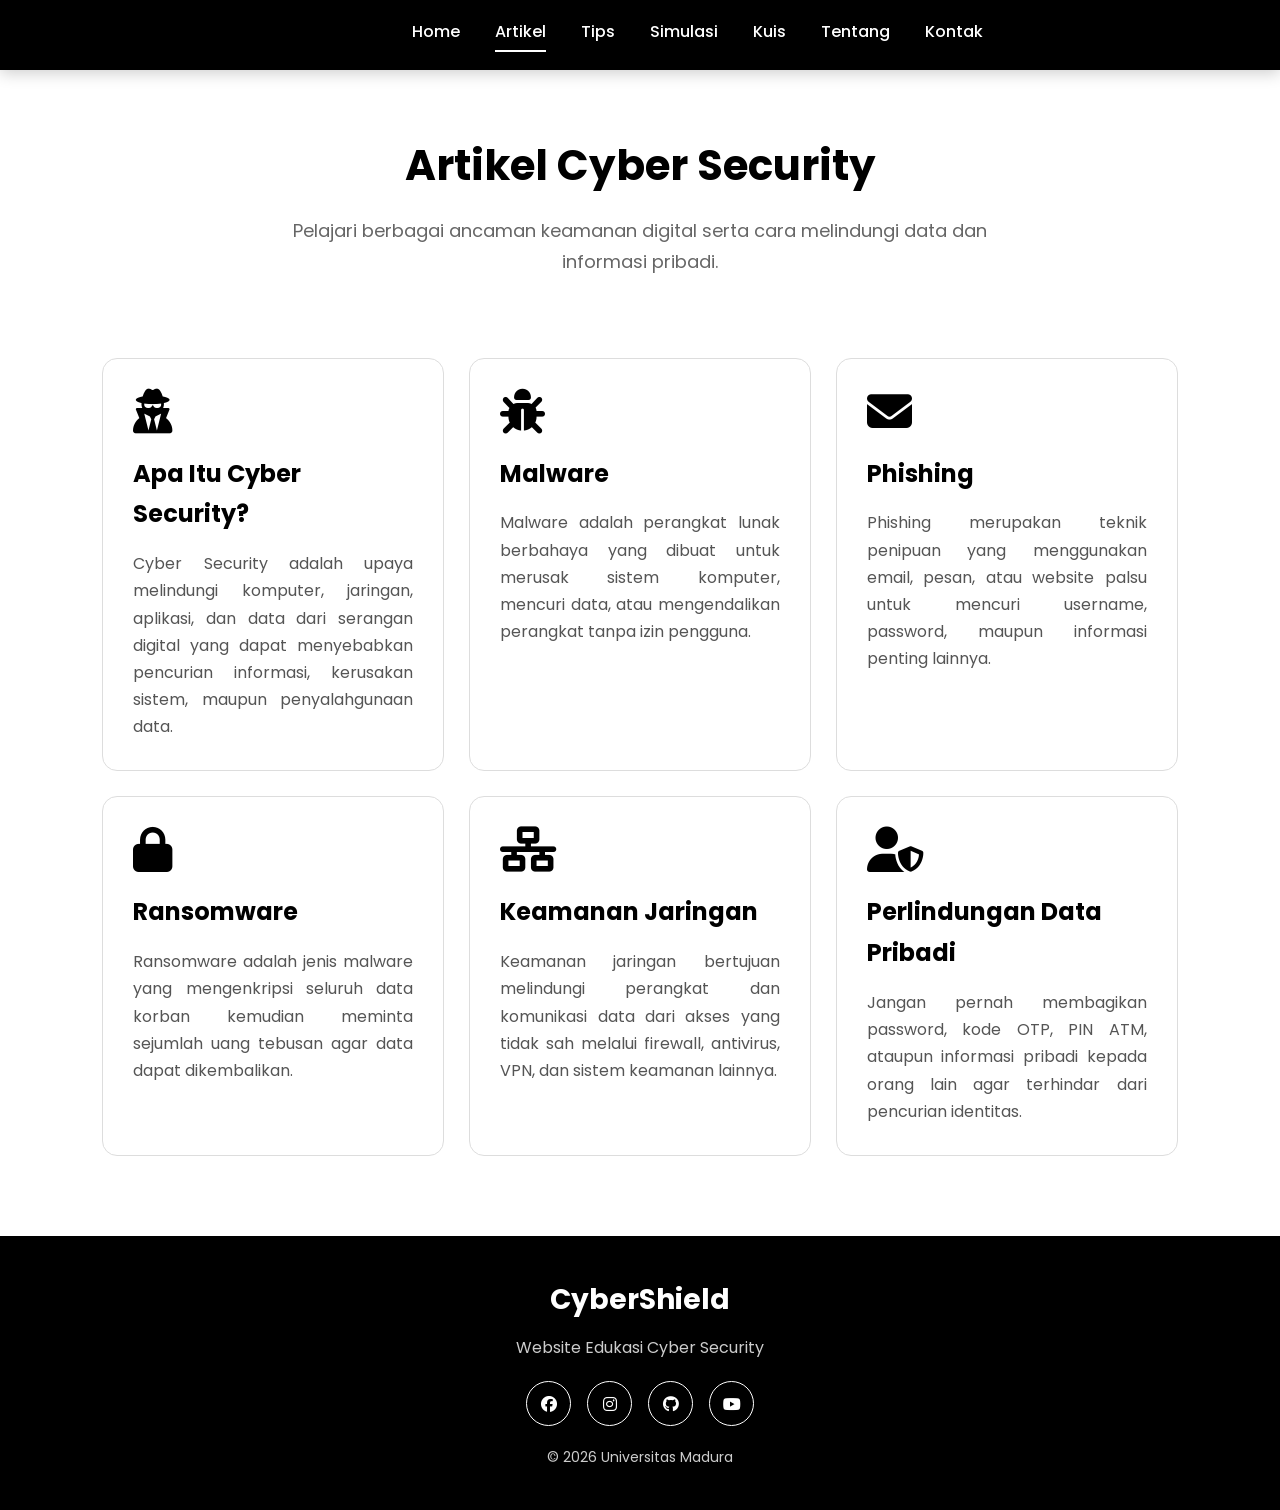
<file: artikel.html>
<!DOCTYPE html>
<html lang="id">
<head>
    <meta charset="UTF-8">
    <meta name="viewport" content="width=device-width, initial-scale=1.0">
    <title>Artikel | CyberShield</title>

    <link rel="stylesheet" href="css/style.css">

    <link rel="stylesheet" href="https://cdnjs.cloudflare.com/ajax/libs/font-awesome/6.6.0/css/all.min.css">
</head>
<body>

<!-- ================= NAVBAR ================= -->

<header>

    <div class="logo">
        <i class="fa-solid fa-shield-halved"></i>
        CyberShield
    </div>

    <nav>
        <a href="index.html">Home</a>
        <a href="artikel.html" class="active">Artikel</a>
        <a href="tips.html">Tips</a>
        <a href="phishing.html">Simulasi</a>
        <a href="kuis.html">Kuis</a>
        <a href="tentang.html">Tentang</a>
        <a href="kontak.html">Kontak</a>
    </nav>

</header>

<!-- ================= JUDUL ================= -->

<section class="page-title">

    <h1>Artikel Cyber Security</h1>

    <p>
        Pelajari berbagai ancaman keamanan digital serta cara
        melindungi data dan informasi pribadi.
    </p>

</section>

<!-- ================= ARTIKEL ================= -->

<section class="artikel-container">

    <div class="artikel-card">

        <i class="fa-solid fa-user-secret"></i>

        <h2>Apa Itu Cyber Security?</h2>

        <p>
            Cyber Security adalah upaya melindungi komputer,
            jaringan, aplikasi, dan data dari serangan digital
            yang dapat menyebabkan pencurian informasi,
            kerusakan sistem, maupun penyalahgunaan data.
        </p>

    </div>

    <div class="artikel-card">

        <i class="fa-solid fa-bug"></i>

        <h2>Malware</h2>

        <p>
            Malware adalah perangkat lunak berbahaya yang
            dibuat untuk merusak sistem komputer,
            mencuri data, atau mengendalikan perangkat
            tanpa izin pengguna.
        </p>

    </div>

    <div class="artikel-card">

        <i class="fa-solid fa-envelope"></i>

        <h2>Phishing</h2>

        <p>
            Phishing merupakan teknik penipuan yang
            menggunakan email, pesan, atau website palsu
            untuk mencuri username, password,
            maupun informasi penting lainnya.
        </p>

    </div>

    <div class="artikel-card">

        <i class="fa-solid fa-lock"></i>

        <h2>Ransomware</h2>

        <p>
            Ransomware adalah jenis malware yang
            mengenkripsi seluruh data korban kemudian
            meminta sejumlah uang tebusan agar data
            dapat dikembalikan.
        </p>

    </div>

    <div class="artikel-card">

        <i class="fa-solid fa-network-wired"></i>

        <h2>Keamanan Jaringan</h2>

        <p>
            Keamanan jaringan bertujuan melindungi
            perangkat dan komunikasi data dari akses
            yang tidak sah melalui firewall,
            antivirus, VPN, dan sistem keamanan lainnya.
        </p>

    </div>

    <div class="artikel-card">

        <i class="fa-solid fa-user-shield"></i>

        <h2>Perlindungan Data Pribadi</h2>

        <p>
            Jangan pernah membagikan password,
            kode OTP, PIN ATM, ataupun informasi
            pribadi kepada orang lain agar
            terhindar dari pencurian identitas.
        </p>

    </div>

</section>

<!-- ================= FOOTER ================= -->

<footer>

    <h3>CyberShield</h3>

    <p>Website Edukasi Cyber Security</p>

    <div class="social">

        <i class="fab fa-facebook"></i>
        <i class="fab fa-instagram"></i>
        <i class="fab fa-github"></i>
        <i class="fab fa-youtube"></i>

    </div>

    <p class="copy">
        © 2026 Universitas Madura
    </p>

</footer>

<script src="js/script.js"></script>

</body>
</html>
</file>
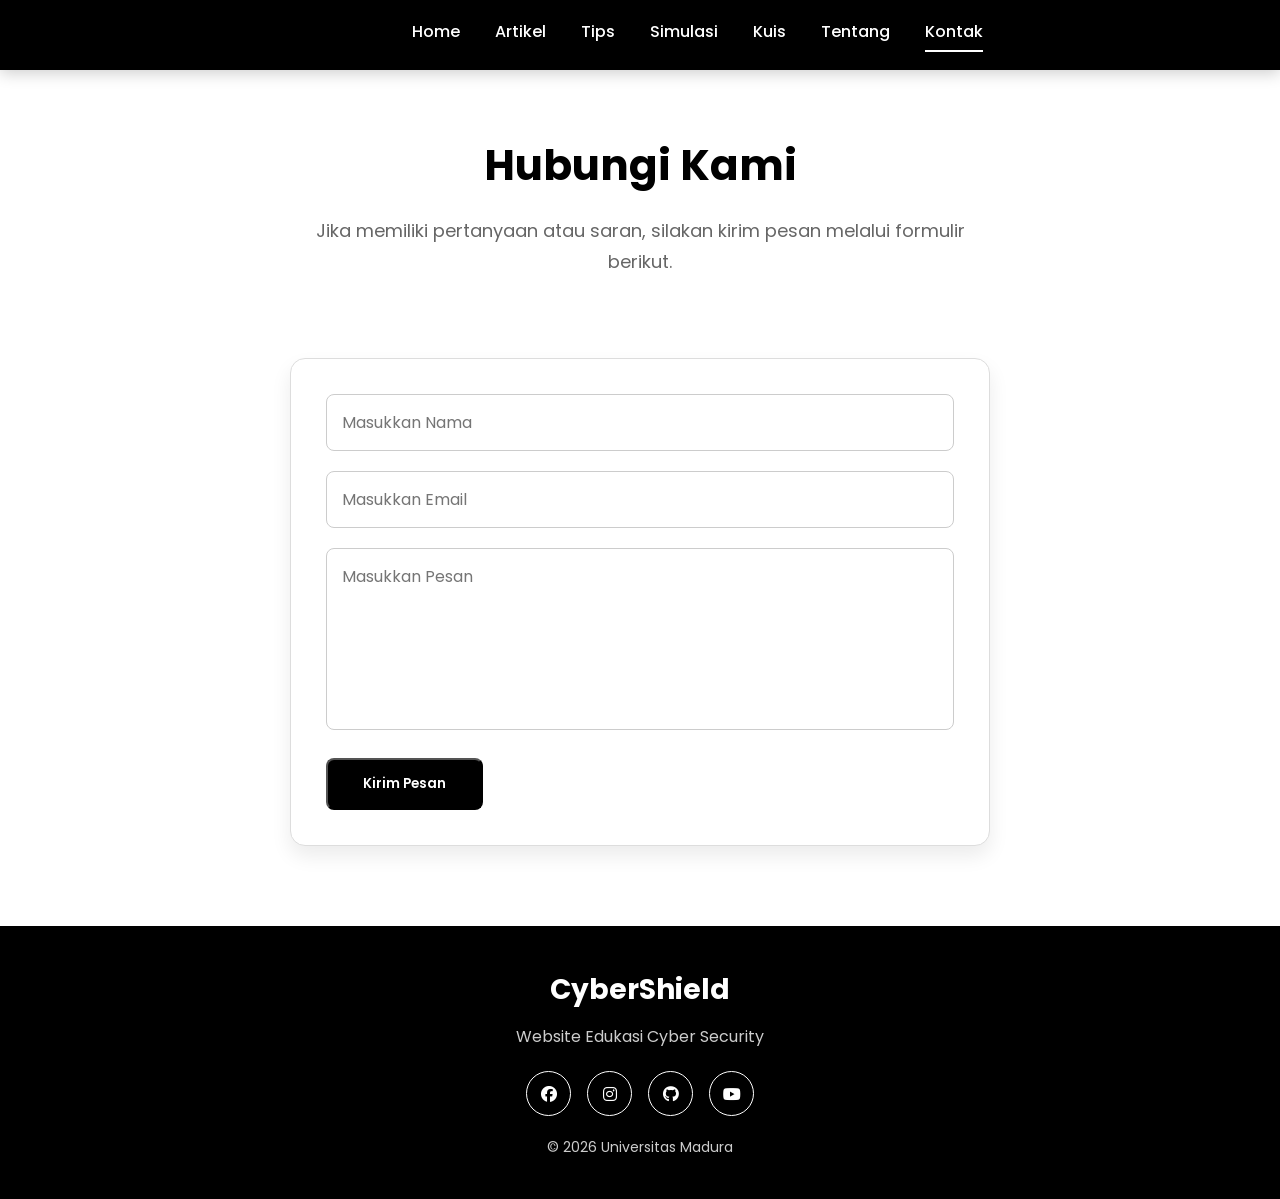
<file: kontak.html>
<!DOCTYPE html>
<html lang="id">
<head>
    <meta charset="UTF-8">
    <meta name="viewport" content="width=device-width, initial-scale=1.0">
    <title>Kontak | CyberShield</title>

    <link rel="stylesheet" href="css/style.css">

    <link rel="stylesheet" href="https://cdnjs.cloudflare.com/ajax/libs/font-awesome/6.6.0/css/all.min.css">
</head>
<body>

<header>

    <div class="logo">
        <i class="fa-solid fa-shield-halved"></i>
        CyberShield
    </div>

    <nav>
        <a href="index.html">Home</a>
        <a href="artikel.html">Artikel</a>
        <a href="tips.html">Tips</a>
        <a href="phishing.html">Simulasi</a>
        <a href="kuis.html">Kuis</a>
        <a href="tentang.html">Tentang</a>
        <a href="kontak.html" class="active">Kontak</a>
    </nav>

</header>

<section class="page-title">

    <h1>Hubungi Kami</h1>

    <p>
        Jika memiliki pertanyaan atau saran, silakan kirim pesan melalui formulir berikut.
    </p>

</section>

<section class="contact-container">

<form id="contactForm">

    <input
        type="text"
        id="nama"
        placeholder="Masukkan Nama"
        required>

    <input
        type="email"
        id="email"
        placeholder="Masukkan Email"
        required>

    <textarea
        id="pesan"
        rows="6"
        placeholder="Masukkan Pesan"
        required></textarea>

    <button type="submit" class="btn">
        Kirim Pesan
    </button>

</form>

</section>

<footer>

    <h3>CyberShield</h3>

    <p>Website Edukasi Cyber Security</p>

    <div class="social">
        <i class="fab fa-facebook"></i>
        <i class="fab fa-instagram"></i>
        <i class="fab fa-github"></i>
        <i class="fab fa-youtube"></i>
    </div>

    <p class="copy">
        © 2026 Universitas Madura
    </p>

</footer>

<script src="js/script.js"></script>

</body>
</html>
</file>
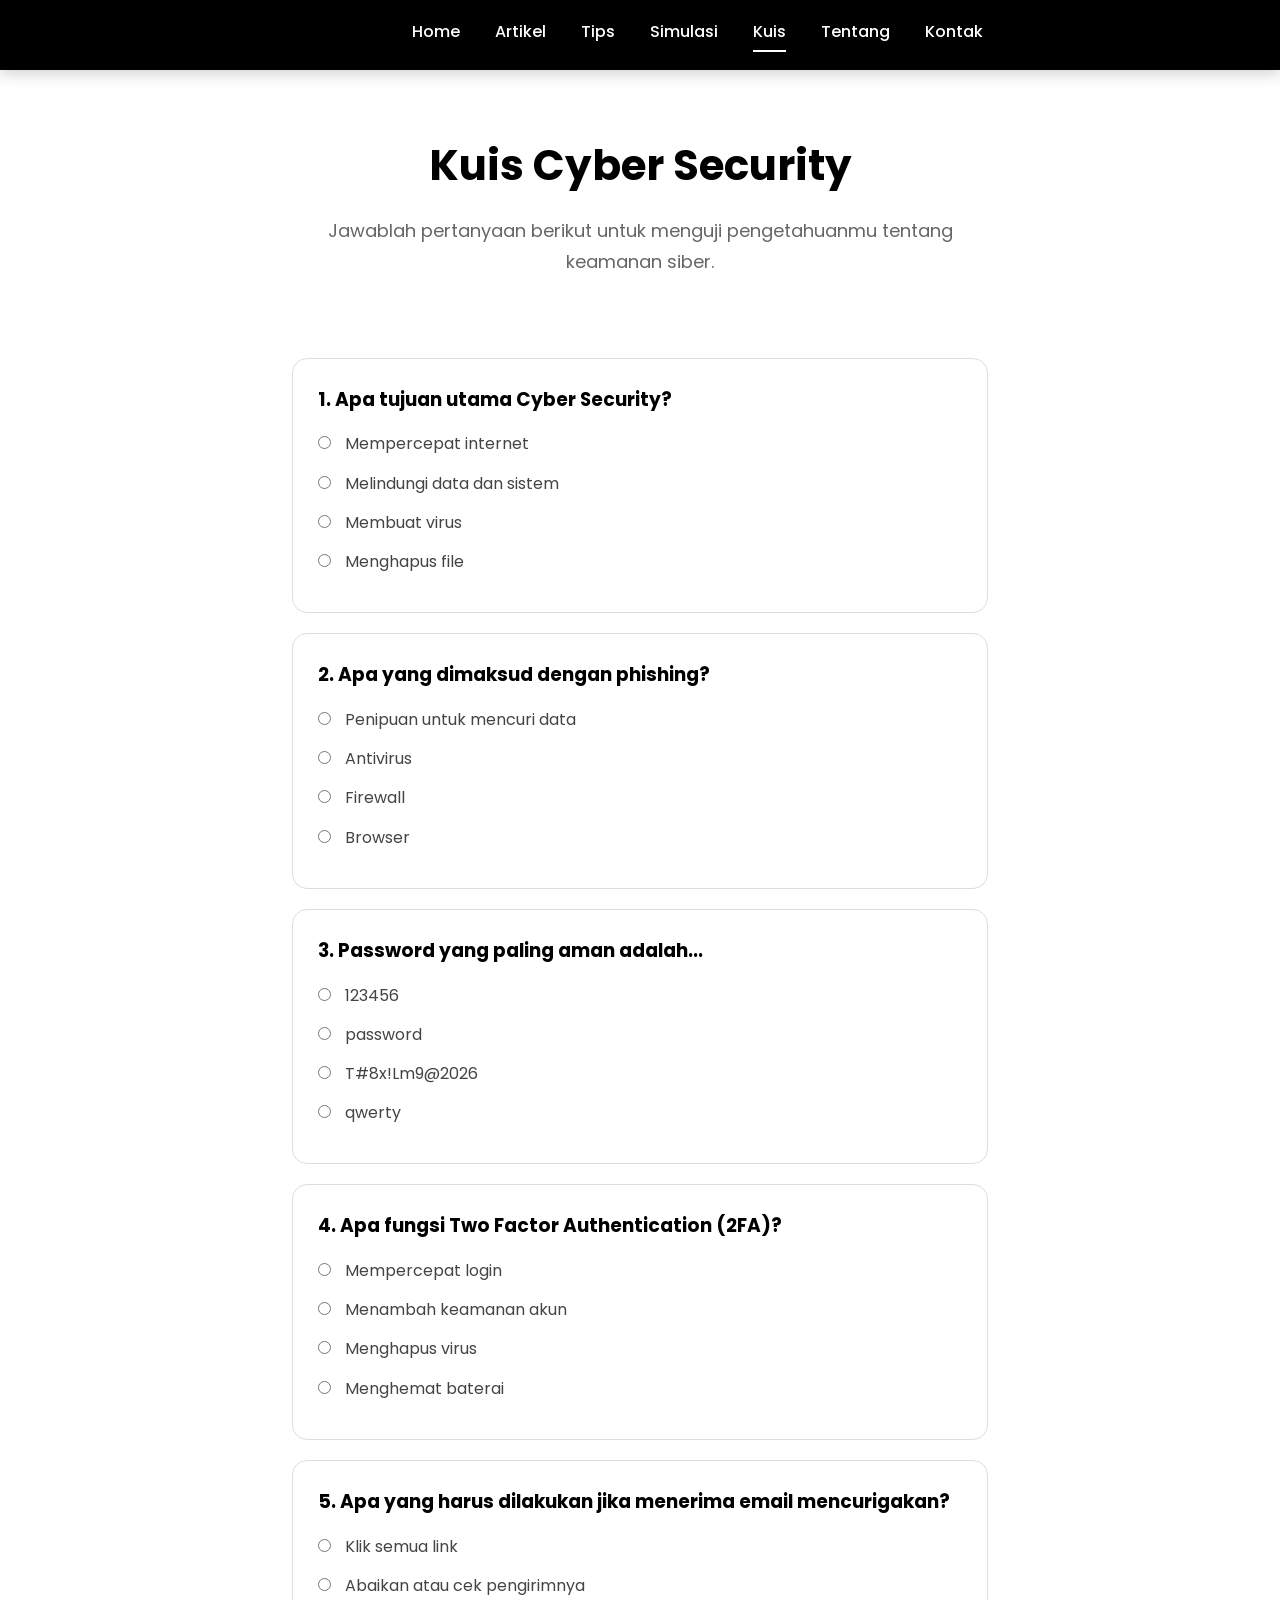
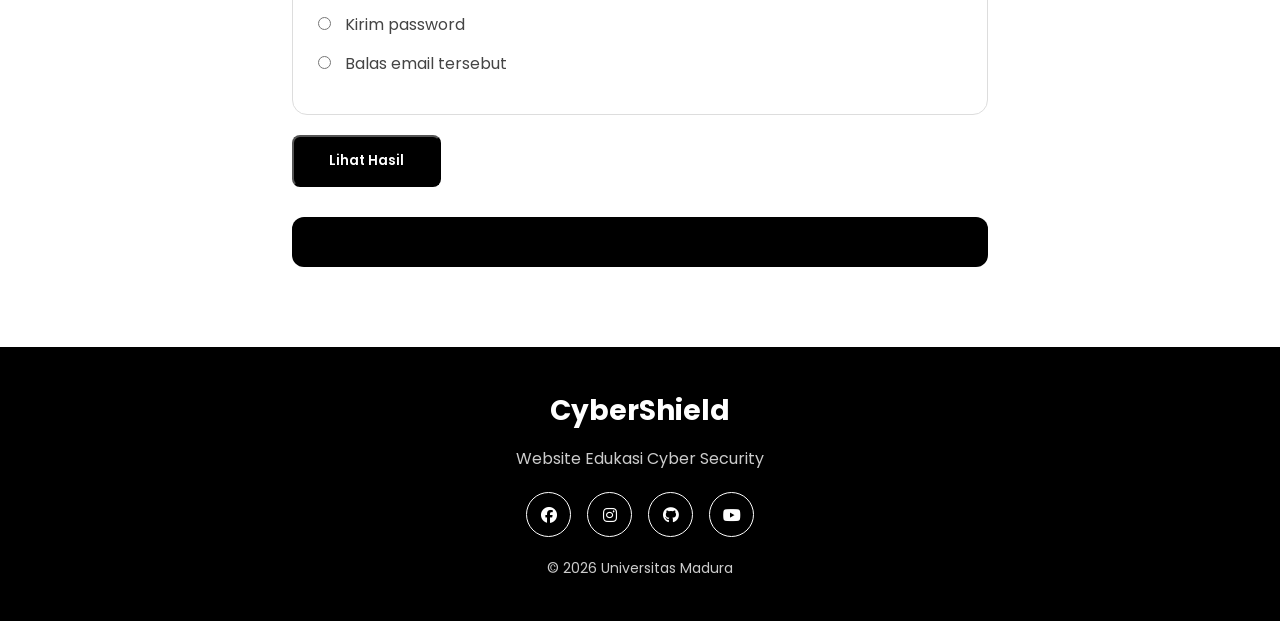
<file: kuis.html>
<!DOCTYPE html>
<html lang="id">
<head>
    <meta charset="UTF-8">
    <meta name="viewport" content="width=device-width, initial-scale=1.0">
    <title>Kuis Cyber Security | CyberShield</title>

    <link rel="stylesheet" href="css/style.css">

    <link rel="stylesheet" href="https://cdnjs.cloudflare.com/ajax/libs/font-awesome/6.6.0/css/all.min.css">
</head>
<body>

<!-- ================= NAVBAR ================= -->

<header>

    <div class="logo">
        <i class="fa-solid fa-shield-halved"></i>
        CyberShield
    </div>

    <nav>
        <a href="index.html">Home</a>
        <a href="artikel.html">Artikel</a>
        <a href="tips.html">Tips</a>
        <a href="phishing.html">Simulasi</a>
        <a href="kuis.html" class="active">Kuis</a>
        <a href="tentang.html">Tentang</a>
        <a href="kontak.html">Kontak</a>
    </nav>

</header>

<!-- ================= JUDUL ================= -->

<section class="page-title">

    <h1>Kuis Cyber Security</h1>

    <p>
        Jawablah pertanyaan berikut untuk menguji pengetahuanmu tentang keamanan siber.
    </p>

</section>

<!-- ================= KUIS ================= -->

<section class="quiz-container">

<form id="quizForm">

<div class="question">

<h3>1. Apa tujuan utama Cyber Security?</h3>

<label><input type="radio" name="q1" value="0"> Mempercepat internet</label>

<label><input type="radio" name="q1" value="1"> Melindungi data dan sistem</label>

<label><input type="radio" name="q1" value="0"> Membuat virus</label>

<label><input type="radio" name="q1" value="0"> Menghapus file</label>

</div>

<div class="question">

<h3>2. Apa yang dimaksud dengan phishing?</h3>

<label><input type="radio" name="q2" value="1"> Penipuan untuk mencuri data</label>

<label><input type="radio" name="q2" value="0"> Antivirus</label>

<label><input type="radio" name="q2" value="0"> Firewall</label>

<label><input type="radio" name="q2" value="0"> Browser</label>

</div>

<div class="question">

<h3>3. Password yang paling aman adalah...</h3>

<label><input type="radio" name="q3" value="0"> 123456</label>

<label><input type="radio" name="q3" value="0"> password</label>

<label><input type="radio" name="q3" value="1"> T#8x!Lm9@2026</label>

<label><input type="radio" name="q3" value="0"> qwerty</label>

</div>

<div class="question">

<h3>4. Apa fungsi Two Factor Authentication (2FA)?</h3>

<label><input type="radio" name="q4" value="0"> Mempercepat login</label>

<label><input type="radio" name="q4" value="1"> Menambah keamanan akun</label>

<label><input type="radio" name="q4" value="0"> Menghapus virus</label>

<label><input type="radio" name="q4" value="0"> Menghemat baterai</label>

</div>

<div class="question">

<h3>5. Apa yang harus dilakukan jika menerima email mencurigakan?</h3>

<label><input type="radio" name="q5" value="0"> Klik semua link</label>

<label><input type="radio" name="q5" value="1"> Abaikan atau cek pengirimnya</label>

<label><input type="radio" name="q5" value="0"> Kirim password</label>

<label><input type="radio" name="q5" value="0"> Balas email tersebut</label>

</div>

<button type="button" class="btn" id="cekNilai">
    Lihat Hasil
</button>

</form>

<div id="hasil" class="hasil-kuis"></div>

</section>

<!-- ================= FOOTER ================= -->

<footer>

<h3>CyberShield</h3>

<p>Website Edukasi Cyber Security</p>

<div class="social">

<i class="fab fa-facebook"></i>

<i class="fab fa-instagram"></i>

<i class="fab fa-github"></i>

<i class="fab fa-youtube"></i>

</div>

<p class="copy">

© 2026 Universitas Madura

</p>

</footer>

<script src="js/script.js"></script>

</body>
</html>
</file>
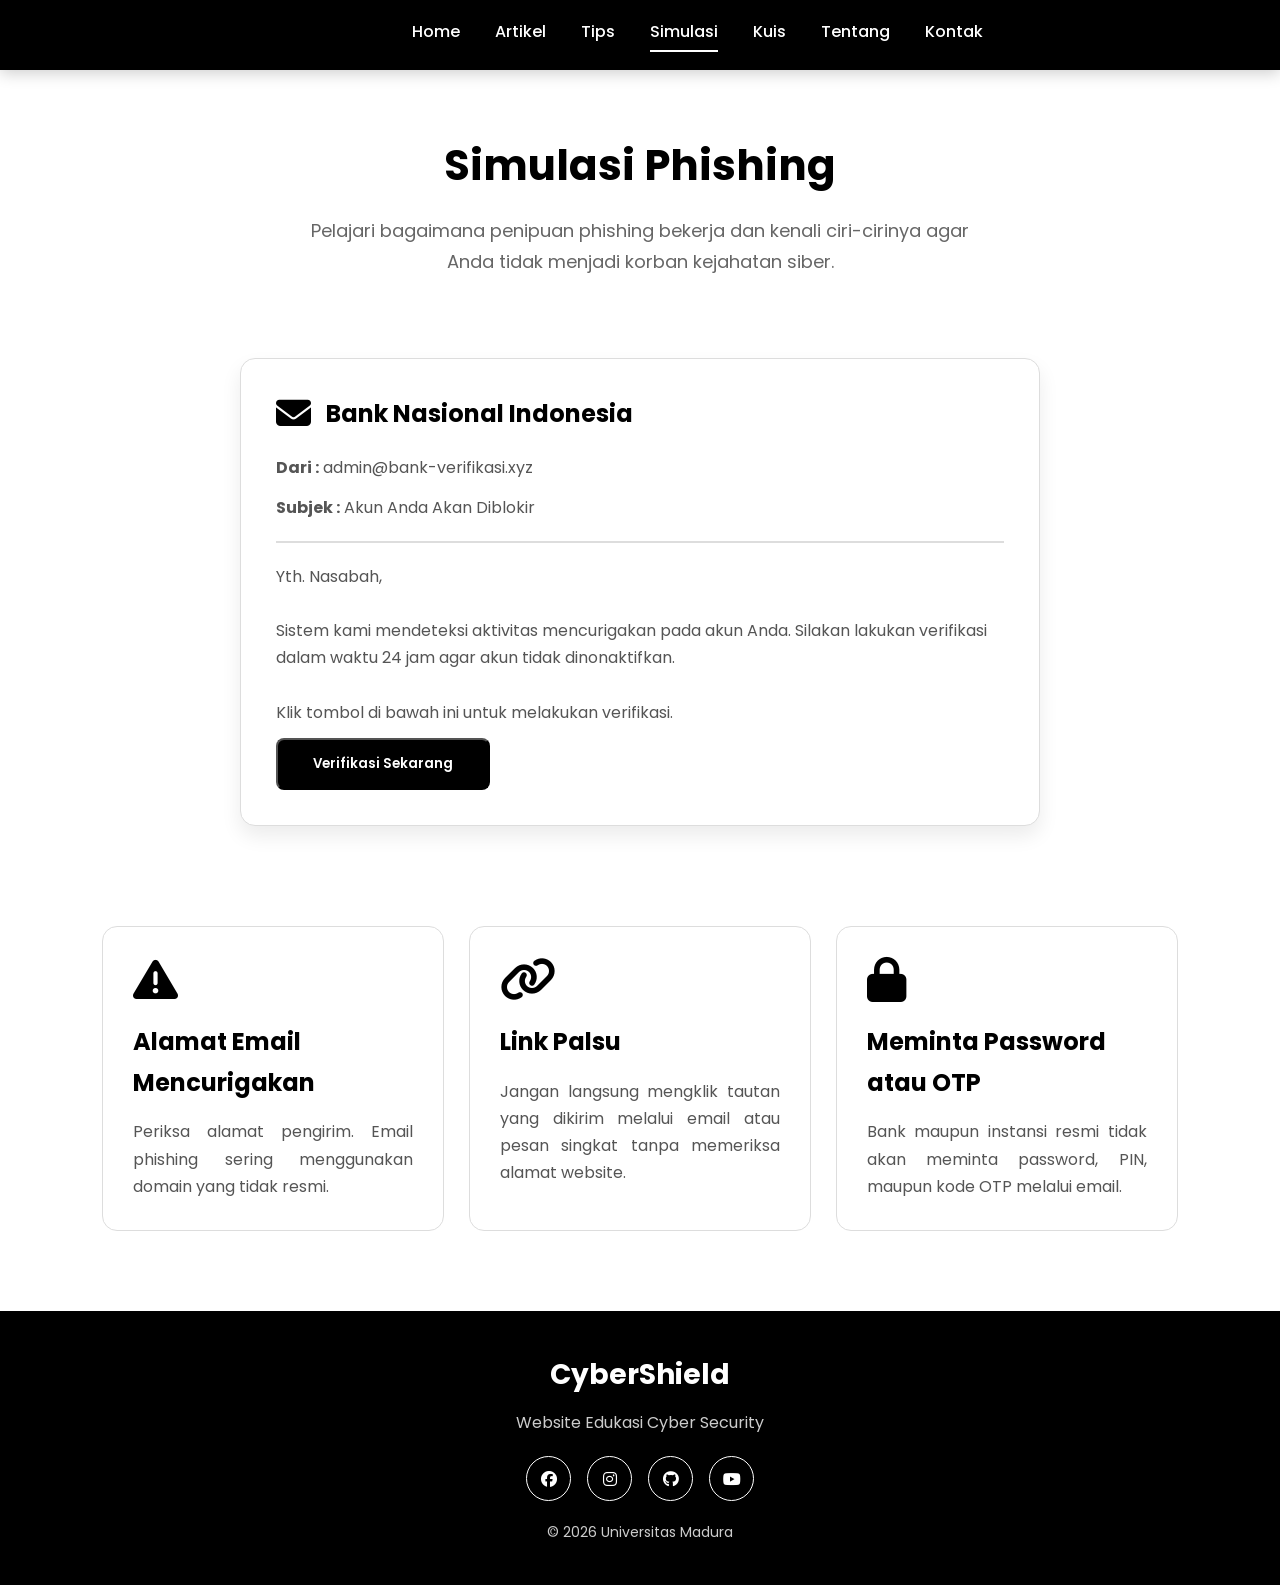
<file: phishing.html>
<!DOCTYPE html>
<html lang="id">
<head>
    <meta charset="UTF-8">
    <meta name="viewport" content="width=device-width, initial-scale=1.0">
    <title>Simulasi Phishing | CyberShield</title>

    <link rel="stylesheet" href="css/style.css">

    <link rel="stylesheet" href="https://cdnjs.cloudflare.com/ajax/libs/font-awesome/6.6.0/css/all.min.css">
</head>
<body>

<!-- ================= NAVBAR ================= -->

<header>

    <div class="logo">
        <i class="fa-solid fa-shield-halved"></i>
        CyberShield
    </div>

    <nav>
        <a href="index.html">Home</a>
        <a href="artikel.html">Artikel</a>
        <a href="tips.html">Tips</a>
        <a href="phishing.html" class="active">Simulasi</a>
        <a href="kuis.html">Kuis</a>
        <a href="tentang.html">Tentang</a>
        <a href="kontak.html">Kontak</a>
    </nav>

</header>

<!-- ================= JUDUL ================= -->

<section class="page-title">

    <h1>Simulasi Phishing</h1>

    <p>
        Pelajari bagaimana penipuan phishing bekerja dan kenali ciri-cirinya
        agar Anda tidak menjadi korban kejahatan siber.
    </p>

</section>

<!-- ================= SIMULASI EMAIL ================= -->

<section class="simulasi">

    <div class="email-card">

        <div class="email-header">

            <i class="fa-solid fa-envelope"></i>

            <h2>Bank Nasional Indonesia</h2>

        </div>

        <p><strong>Dari :</strong> admin@bank-verifikasi.xyz</p>

        <p><strong>Subjek :</strong> Akun Anda Akan Diblokir</p>

        <hr>

        <p>

            Yth. Nasabah,

            <br><br>

            Sistem kami mendeteksi aktivitas mencurigakan pada akun Anda.

            Silakan lakukan verifikasi dalam waktu 24 jam agar akun tidak
            dinonaktifkan.

            <br><br>

            Klik tombol di bawah ini untuk melakukan verifikasi.

        </p>

        <button id="btnPhishing" class="btn">
            Verifikasi Sekarang
        </button>

    </div>

</section>

<!-- ================= CIRI-CIRI ================= -->

<section class="artikel-container">

    <div class="artikel-card">

        <i class="fa-solid fa-triangle-exclamation"></i>

        <h2>Alamat Email Mencurigakan</h2>

        <p>
            Periksa alamat pengirim. Email phishing sering menggunakan domain
            yang tidak resmi.
        </p>

    </div>

    <div class="artikel-card">

        <i class="fa-solid fa-link"></i>

        <h2>Link Palsu</h2>

        <p>
            Jangan langsung mengklik tautan yang dikirim melalui email atau
            pesan singkat tanpa memeriksa alamat website.
        </p>

    </div>

    <div class="artikel-card">

        <i class="fa-solid fa-lock"></i>

        <h2>Meminta Password atau OTP</h2>

        <p>
            Bank maupun instansi resmi tidak akan meminta password, PIN,
            maupun kode OTP melalui email.
        </p>

    </div>

</section>

<!-- ================= FOOTER ================= -->

<footer>

    <h3>CyberShield</h3>

    <p>Website Edukasi Cyber Security</p>

    <div class="social">

        <i class="fab fa-facebook"></i>
        <i class="fab fa-instagram"></i>
        <i class="fab fa-github"></i>
        <i class="fab fa-youtube"></i>

    </div>

    <p class="copy">
        © 2026 Universitas Madura
    </p>

</footer>

<script src="js/script.js"></script>

</body>
</html>
</file>
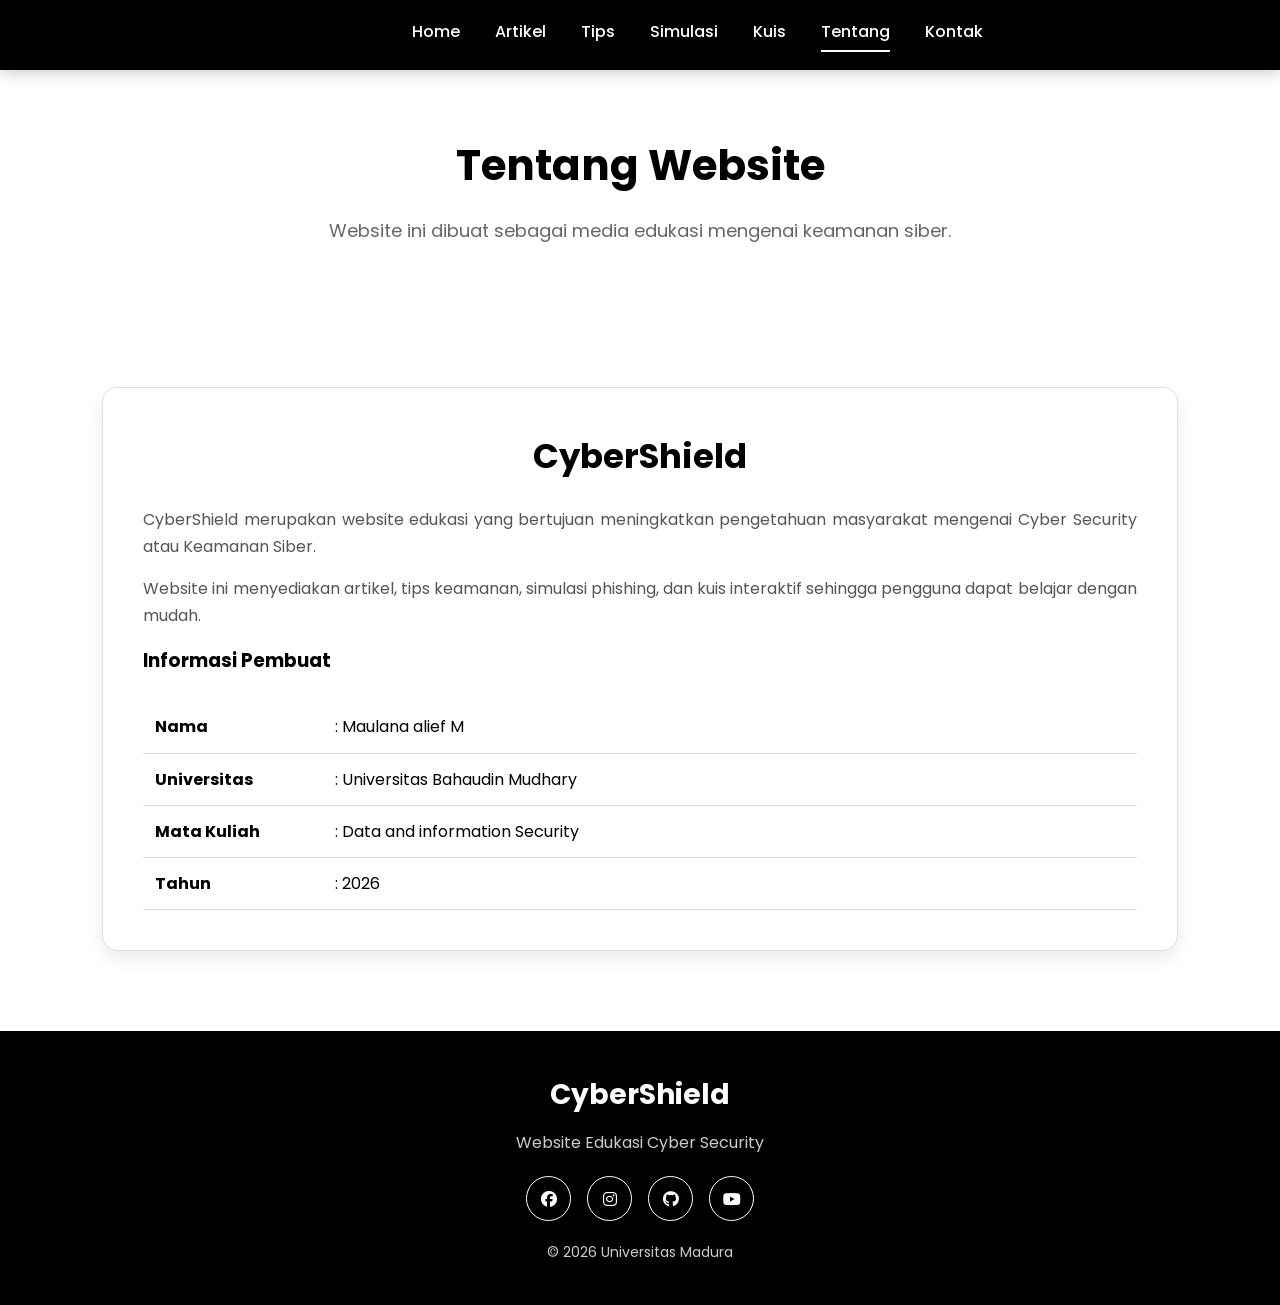
<file: tentang.html>
<!DOCTYPE html>
<html lang="id">
<head>
    <meta charset="UTF-8">
    <meta name="viewport" content="width=device-width, initial-scale=1.0">
    <title>Tentang | CyberShield</title>

    <link rel="stylesheet" href="css/style.css">

    <link rel="stylesheet" href="https://cdnjs.cloudflare.com/ajax/libs/font-awesome/6.6.0/css/all.min.css">
</head>
<body>

<header>

    <div class="logo">
        <i class="fa-solid fa-shield-halved"></i>
        CyberShield
    </div>

    <nav>
        <a href="index.html">Home</a>
        <a href="artikel.html">Artikel</a>
        <a href="tips.html">Tips</a>
        <a href="phishing.html">Simulasi</a>
        <a href="kuis.html">Kuis</a>
        <a href="tentang.html" class="active">Tentang</a>
        <a href="kontak.html">Kontak</a>
    </nav>

</header>

<section class="page-title">

    <h1>Tentang Website</h1>

    <p>Website ini dibuat sebagai media edukasi mengenai keamanan siber.</p>

</section>

<section class="about">

    <div class="about-text">

        <h2>CyberShield</h2>

        <p>
            CyberShield merupakan website edukasi yang bertujuan
            meningkatkan pengetahuan masyarakat mengenai
            Cyber Security atau Keamanan Siber.
        </p>

        <p>
            Website ini menyediakan artikel, tips keamanan,
            simulasi phishing, dan kuis interaktif sehingga
            pengguna dapat belajar dengan mudah.
        </p>

        <h3>Informasi Pembuat</h3>

        <table class="info-table">

            <tr>
                <td><b>Nama</b></td>
                <td>: Maulana alief M</td>
            </tr>

            <tr>
                <td><b>Universitas</b></td>
                <td>: Universitas Bahaudin Mudhary</td>
            </tr>

            <tr>
                <td><b>Mata Kuliah</b></td>
                <td>: Data and information Security</td>
            </tr>

            <tr>
                <td><b>Tahun</b></td>
                <td>: 2026</td>
            </tr>

        </table>

    </div>

</section>

<footer>

    <h3>CyberShield</h3>

    <p>Website Edukasi Cyber Security</p>

    <div class="social">
        <i class="fab fa-facebook"></i>
        <i class="fab fa-instagram"></i>
        <i class="fab fa-github"></i>
        <i class="fab fa-youtube"></i>
    </div>

    <p class="copy">
        © 2026 Universitas Madura
    </p>

</footer>

<script src="js/script.js"></script>

</body>
</html>
</file>
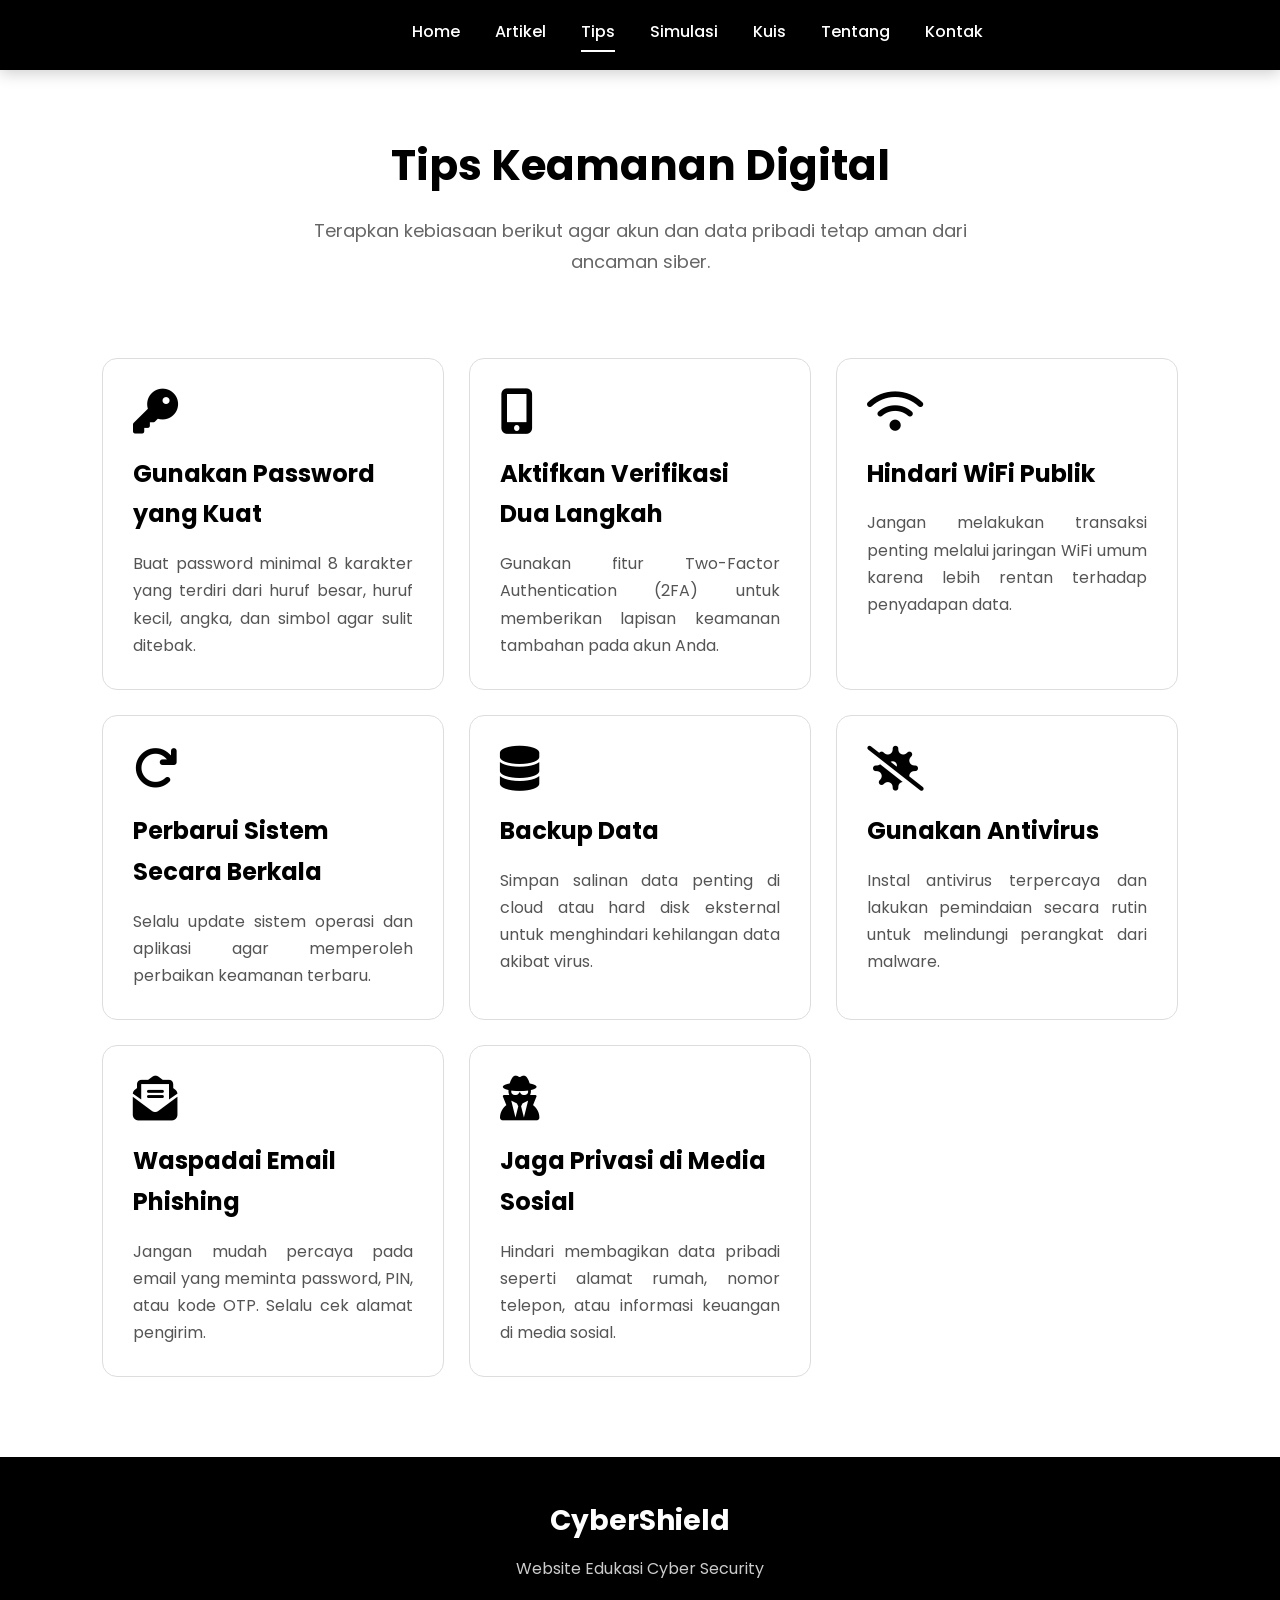
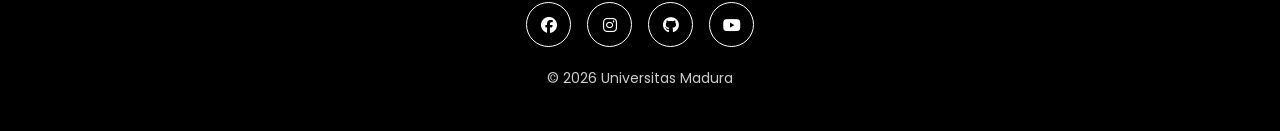
<file: tips.html>
<!DOCTYPE html>
<html lang="id">
<head>
    <meta charset="UTF-8">
    <meta name="viewport" content="width=device-width, initial-scale=1.0">
    <title>Tips Keamanan | CyberShield</title>

    <link rel="stylesheet" href="css/style.css">

    <link rel="stylesheet" href="https://cdnjs.cloudflare.com/ajax/libs/font-awesome/6.6.0/css/all.min.css">
</head>
<body>

<!-- ================= NAVBAR ================= -->

<header>

    <div class="logo">
        <i class="fa-solid fa-shield-halved"></i>
        CyberShield
    </div>

    <nav>
        <a href="index.html">Home</a>
        <a href="artikel.html">Artikel</a>
        <a href="tips.html" class="active">Tips</a>
        <a href="phishing.html">Simulasi</a>
        <a href="kuis.html">Kuis</a>
        <a href="tentang.html">Tentang</a>
        <a href="kontak.html">Kontak</a>
    </nav>

</header>

<!-- ================= JUDUL ================= -->

<section class="page-title">

    <h1>Tips Keamanan Digital</h1>

    <p>
        Terapkan kebiasaan berikut agar akun dan data pribadi tetap aman dari ancaman siber.
    </p>

</section>

<!-- ================= TIPS ================= -->

<section class="artikel-container">

    <div class="artikel-card">
        <i class="fa-solid fa-key"></i>
        <h2>Gunakan Password yang Kuat</h2>
        <p>
            Buat password minimal 8 karakter yang terdiri dari huruf besar,
            huruf kecil, angka, dan simbol agar sulit ditebak.
        </p>
    </div>

    <div class="artikel-card">
        <i class="fa-solid fa-mobile-screen-button"></i>
        <h2>Aktifkan Verifikasi Dua Langkah</h2>
        <p>
            Gunakan fitur Two-Factor Authentication (2FA) untuk memberikan
            lapisan keamanan tambahan pada akun Anda.
        </p>
    </div>

    <div class="artikel-card">
        <i class="fa-solid fa-wifi"></i>
        <h2>Hindari WiFi Publik</h2>
        <p>
            Jangan melakukan transaksi penting melalui jaringan WiFi umum
            karena lebih rentan terhadap penyadapan data.
        </p>
    </div>

    <div class="artikel-card">
        <i class="fa-solid fa-arrow-rotate-right"></i>
        <h2>Perbarui Sistem Secara Berkala</h2>
        <p>
            Selalu update sistem operasi dan aplikasi agar memperoleh
            perbaikan keamanan terbaru.
        </p>
    </div>

    <div class="artikel-card">
        <i class="fa-solid fa-database"></i>
        <h2>Backup Data</h2>
        <p>
            Simpan salinan data penting di cloud atau hard disk eksternal
            untuk menghindari kehilangan data akibat virus.
        </p>
    </div>

    <div class="artikel-card">
        <i class="fa-solid fa-virus-slash"></i>
        <h2>Gunakan Antivirus</h2>
        <p>
            Instal antivirus terpercaya dan lakukan pemindaian secara rutin
            untuk melindungi perangkat dari malware.
        </p>
    </div>

    <div class="artikel-card">
        <i class="fa-solid fa-envelope-open-text"></i>
        <h2>Waspadai Email Phishing</h2>
        <p>
            Jangan mudah percaya pada email yang meminta password,
            PIN, atau kode OTP. Selalu cek alamat pengirim.
        </p>
    </div>

    <div class="artikel-card">
        <i class="fa-solid fa-user-secret"></i>
        <h2>Jaga Privasi di Media Sosial</h2>
        <p>
            Hindari membagikan data pribadi seperti alamat rumah,
            nomor telepon, atau informasi keuangan di media sosial.
        </p>
    </div>

</section>

<!-- ================= FOOTER ================= -->

<footer>

    <h3>CyberShield</h3>

    <p>Website Edukasi Cyber Security</p>

    <div class="social">
        <i class="fab fa-facebook"></i>
        <i class="fab fa-instagram"></i>
        <i class="fab fa-github"></i>
        <i class="fab fa-youtube"></i>
    </div>

    <p class="copy">
        © 2026 Universitas Madura
    </p>

</footer>

<script src="js/script.js"></script>

</body>
</html>
</file>
<file: css/style.css>
/* ==========================================
   GOOGLE FONT
========================================== */
@import url('https://fonts.googleapis.com/css2?family=Poppins:wght@300;400;500;600;700&display=swap');

/* ==========================================
   RESET
========================================== */

*{
    margin:0;
    padding:0;
    box-sizing:border-box;
    font-family:'Poppins',sans-serif;
}

html{
    scroll-behavior:smooth;
}

body{
    background:#ffffff;
    color:#000;
    line-height:1.7;
}

/* ==========================================
   NAVBAR
========================================== */

header{
    position:fixed;
    top:0;
    left:0;
    width:100%;
    background:#000;
    padding:18px 8%;
    display:flex;
    justify-content:center;
    align-items:center;
    z-index:999;
    box-shadow:0 3px 15px rgba(0,0,0,.2);
}

nav{
    display:flex;
    gap:35px;
}

nav a{
    color:#fff;
    text-decoration:none;
    font-size:16px;
    font-weight:500;
    transition:.3s;
}

nav a:hover{
    color:#cfcfcf;
}

nav .active{
    border-bottom:2px solid #fff;
    padding-bottom:5px;
}

/* ==========================================
   HERO
========================================== */

.hero{
    min-height:100vh;
    display:flex;
    justify-content:space-between;
    align-items:center;
    gap:60px;
    padding:130px 8% 70px;
}

.hero-text{
    flex:1;
}

.hero-text h1{
    font-size:55px;
    color:#000;
    margin-bottom:20px;
}

.hero-text p{
    color:#555;
    font-size:18px;
    margin-bottom:35px;
    text-align:justify;
}

.hero-image{
    flex:1;
    text-align:center;
}

.hero-image img{
    width:100%;
    max-width:500px;
    border-radius:15px;
    box-shadow:0 8px 20px rgba(0,0,0,.15);
}

/* ==========================================
   BUTTON
========================================== */

.btn{
    display:inline-block;
    padding:14px 35px;
    background:#000;
    color:#fff;
    text-decoration:none;
    border-radius:8px;
    transition:.3s;
    font-weight:600;
}

.btn:hover{
    background:#444;
    transform:translateY(-3px);
}

/* ==========================================
   PAGE TITLE
========================================== */

.page-title{
    padding:130px 8% 60px;
    text-align:center;
}

.page-title h1{
    font-size:42px;
    margin-bottom:15px;
}

.page-title p{
    color:#666;
    max-width:700px;
    margin:auto;
    font-size:18px;
}
/* ==========================================
   FITUR
========================================== */

.fitur{
    padding:80px 8%;
    background:#f8f8f8;
}

.fitur h2{
    text-align:center;
    font-size:38px;
    margin-bottom:45px;
}

.card-container{
    display:grid;
    grid-template-columns:repeat(auto-fit,minmax(250px,1fr));
    gap:25px;
}

.card{
    background:#fff;
    border:1px solid #ddd;
    border-radius:15px;
    padding:30px;
    text-align:center;
    transition:.3s;
}

.card:hover{
    transform:translateY(-8px);
    box-shadow:0 10px 20px rgba(0,0,0,.12);
}

.card i{
    font-size:45px;
    color:#000;
    margin-bottom:20px;
}

.card h3{
    margin-bottom:15px;
}

.card p{
    color:#555;
}

/* ==========================================
   ABOUT
========================================== */

.about{
    padding:80px 8%;
}

.about-text{
    background:#fff;
    border:1px solid #ddd;
    border-radius:15px;
    padding:40px;
    box-shadow:0 8px 20px rgba(0,0,0,.08);
}

.about-text h2{
    text-align:center;
    margin-bottom:20px;
    font-size:34px;
}

.about-text p{
    color:#555;
    text-align:justify;
    margin-bottom:15px;
}

/* ==========================================
   STATISTIK
========================================== */

.statistik{
    padding:80px 8%;
    display:grid;
    grid-template-columns:repeat(auto-fit,minmax(220px,1fr));
    gap:25px;
    background:#f8f8f8;
}

.box{
    background:#000;
    color:#fff;
    border-radius:15px;
    padding:35px;
    text-align:center;
    transition:.3s;
}

.box:hover{
    transform:scale(1.05);
}

.box h2{
    font-size:42px;
    margin-bottom:10px;
}

.box p{
    color:#ddd;
}

/* ==========================================
   ARTIKEL & TIPS
========================================== */

.artikel-container{
    padding:20px 8% 80px;
    display:grid;
    grid-template-columns:repeat(auto-fit,minmax(300px,1fr));
    gap:25px;
}

.artikel-card{
    background:#fff;
    border:1px solid #ddd;
    border-radius:15px;
    padding:30px;
    transition:.3s;
}

.artikel-card:hover{
    transform:translateY(-8px);
    box-shadow:0 10px 20px rgba(0,0,0,.12);
}

.artikel-card i{
    font-size:45px;
    color:#000;
    margin-bottom:20px;
}

.artikel-card h2{
    margin-bottom:15px;
    font-size:24px;
}

.artikel-card p{
    color:#555;
    text-align:justify;
}
/* ==========================================
   SIMULASI PHISHING
========================================== */

.simulasi{
    padding:20px 8% 80px;
}

.email-card{
    max-width:800px;
    margin:auto;
    background:#fff;
    border:1px solid #ddd;
    border-radius:15px;
    padding:35px;
    box-shadow:0 10px 20px rgba(0,0,0,.08);
}

.email-header{
    display:flex;
    align-items:center;
    gap:15px;
    margin-bottom:20px;
}

.email-header i{
    font-size:35px;
    color:#000;
}

.email-card p{
    color:#555;
    margin:12px 0;
}

.email-card hr{
    margin:20px 0;
    border:1px solid #ddd;
}

/* ==========================================
   KUIS
========================================== */

.quiz-container{
    max-width:900px;
    margin:auto;
    padding:20px 8% 80px;
}

.question{
    background:#fff;
    border:1px solid #ddd;
    border-radius:15px;
    padding:25px;
    margin-bottom:20px;
}

.question h3{
    margin-bottom:15px;
}

.question label{
    display:block;
    margin:12px 0;
    cursor:pointer;
    color:#444;
}

.question input{
    margin-right:10px;
}

.hasil-kuis{
    margin-top:30px;
    background:#000;
    color:#fff;
    padding:25px;
    border-radius:12px;
    text-align:center;
}

/* ==========================================
   TABEL TENTANG
========================================== */

.info-table{
    width:100%;
    margin-top:25px;
    border-collapse:collapse;
}

.info-table td{
    padding:12px;
    border-bottom:1px solid #ddd;
}

.info-table td:first-child{
    width:180px;
    font-weight:bold;
}

/* ==========================================
   KONTAK
========================================== */

.contact-container{
    padding:20px 8% 80px;
    display:flex;
    justify-content:center;
}

#contactForm{
    width:100%;
    max-width:700px;
    background:#fff;
    border:1px solid #ddd;
    padding:35px;
    border-radius:15px;
    box-shadow:0 10px 20px rgba(0,0,0,.08);
}

#contactForm input,
#contactForm textarea{

    width:100%;
    padding:15px;
    margin-bottom:20px;
    border:1px solid #ccc;
    border-radius:8px;
    outline:none;
    font-size:16px;
}

#contactForm textarea{
    resize:none;
}

#contactForm input:focus,
#contactForm textarea:focus{
    border:1px solid #000;
}

/* ==========================================
   FOOTER
========================================== */

footer{
    background:#000;
    color:#fff;
    text-align:center;
    padding:40px 8%;
}

footer h3{
    font-size:28px;
    margin-bottom:10px;
}

footer p{
    color:#ccc;
}

.social{
    margin:20px 0;
}

.social i{
    width:45px;
    height:45px;
    line-height:45px;
    margin:0 6px;
    border-radius:50%;
    border:1px solid #fff;
    cursor:pointer;
    transition:.3s;
}

.social i:hover{
    background:#fff;
    color:#000;
}

.copy{
    margin-top:20px;
    font-size:14px;
}

/* ==========================================
   BACK TO TOP
========================================== */

#backTop{
    position:fixed;
    right:25px;
    bottom:25px;
    width:50px;
    height:50px;
    border:none;
    border-radius:50%;
    background:#000;
    color:#fff;
    cursor:pointer;
    display:none;
    font-size:22px;
    transition:.3s;
}

#backTop:hover{
    background:#444;
}

/* ==========================================
   SCROLLBAR
========================================== */

::-webkit-scrollbar{
    width:10px;
}

::-webkit-scrollbar-thumb{
    background:#000;
}

::-webkit-scrollbar-track{
    background:#eee;
}

/* ==========================================
   RESPONSIVE
========================================== */

@media(max-width:992px){

.hero{
    flex-direction:column;
    text-align:center;
}

.hero-text p{
    text-align:center;
}

.hero-text h1{
    font-size:42px;
}

nav{
    flex-wrap:wrap;
    justify-content:center;
}

}

@media(max-width:768px){

header{
    padding:15px;
}

nav{
    gap:15px;
}

.hero{
    padding-top:170px;
}

.hero h1{
    font-size:34px;
}

.page-title h1{
    font-size:32px;
}

.card-container,
.artikel-container,
.statistik{
    grid-template-columns:1fr;
}

.about-text{
    padding:25px;
}

.info-table td{
    display:block;
    width:100%;
}

.social i{
    margin:5px;
}

}
</file>
